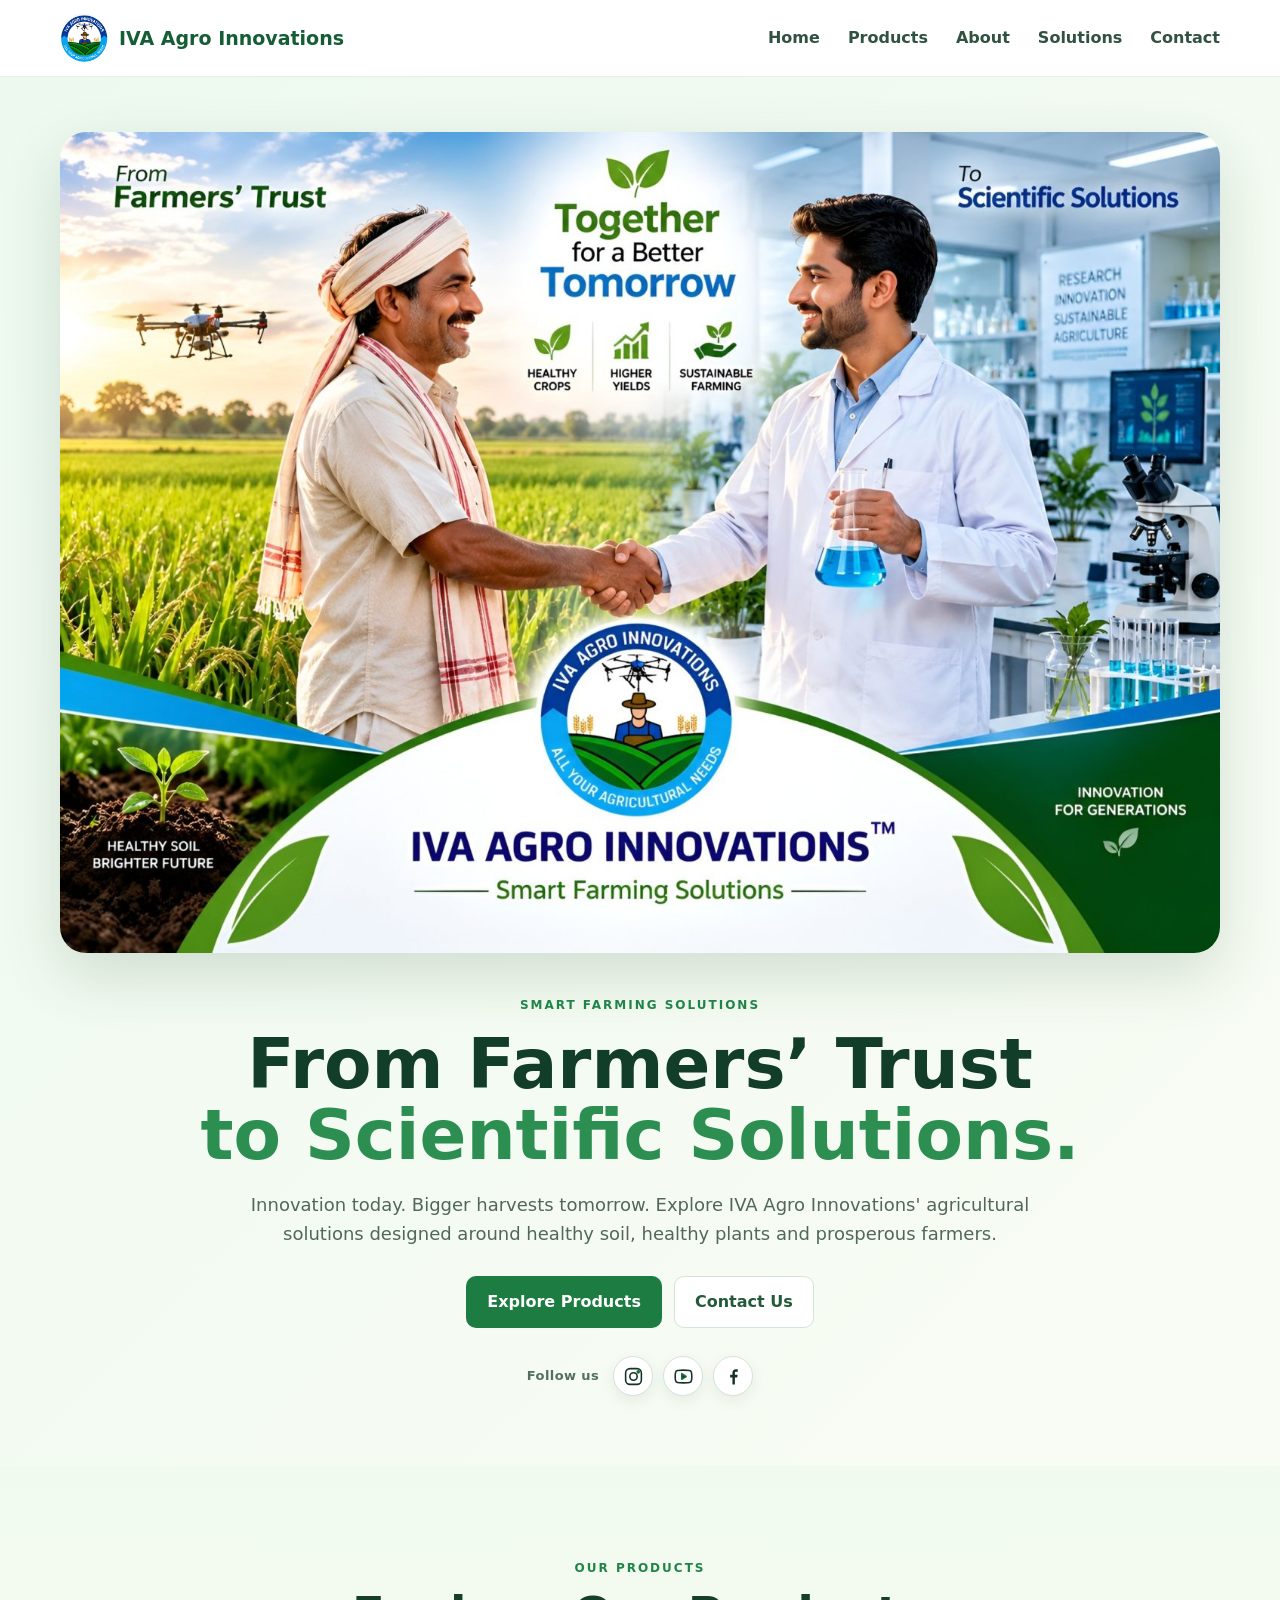
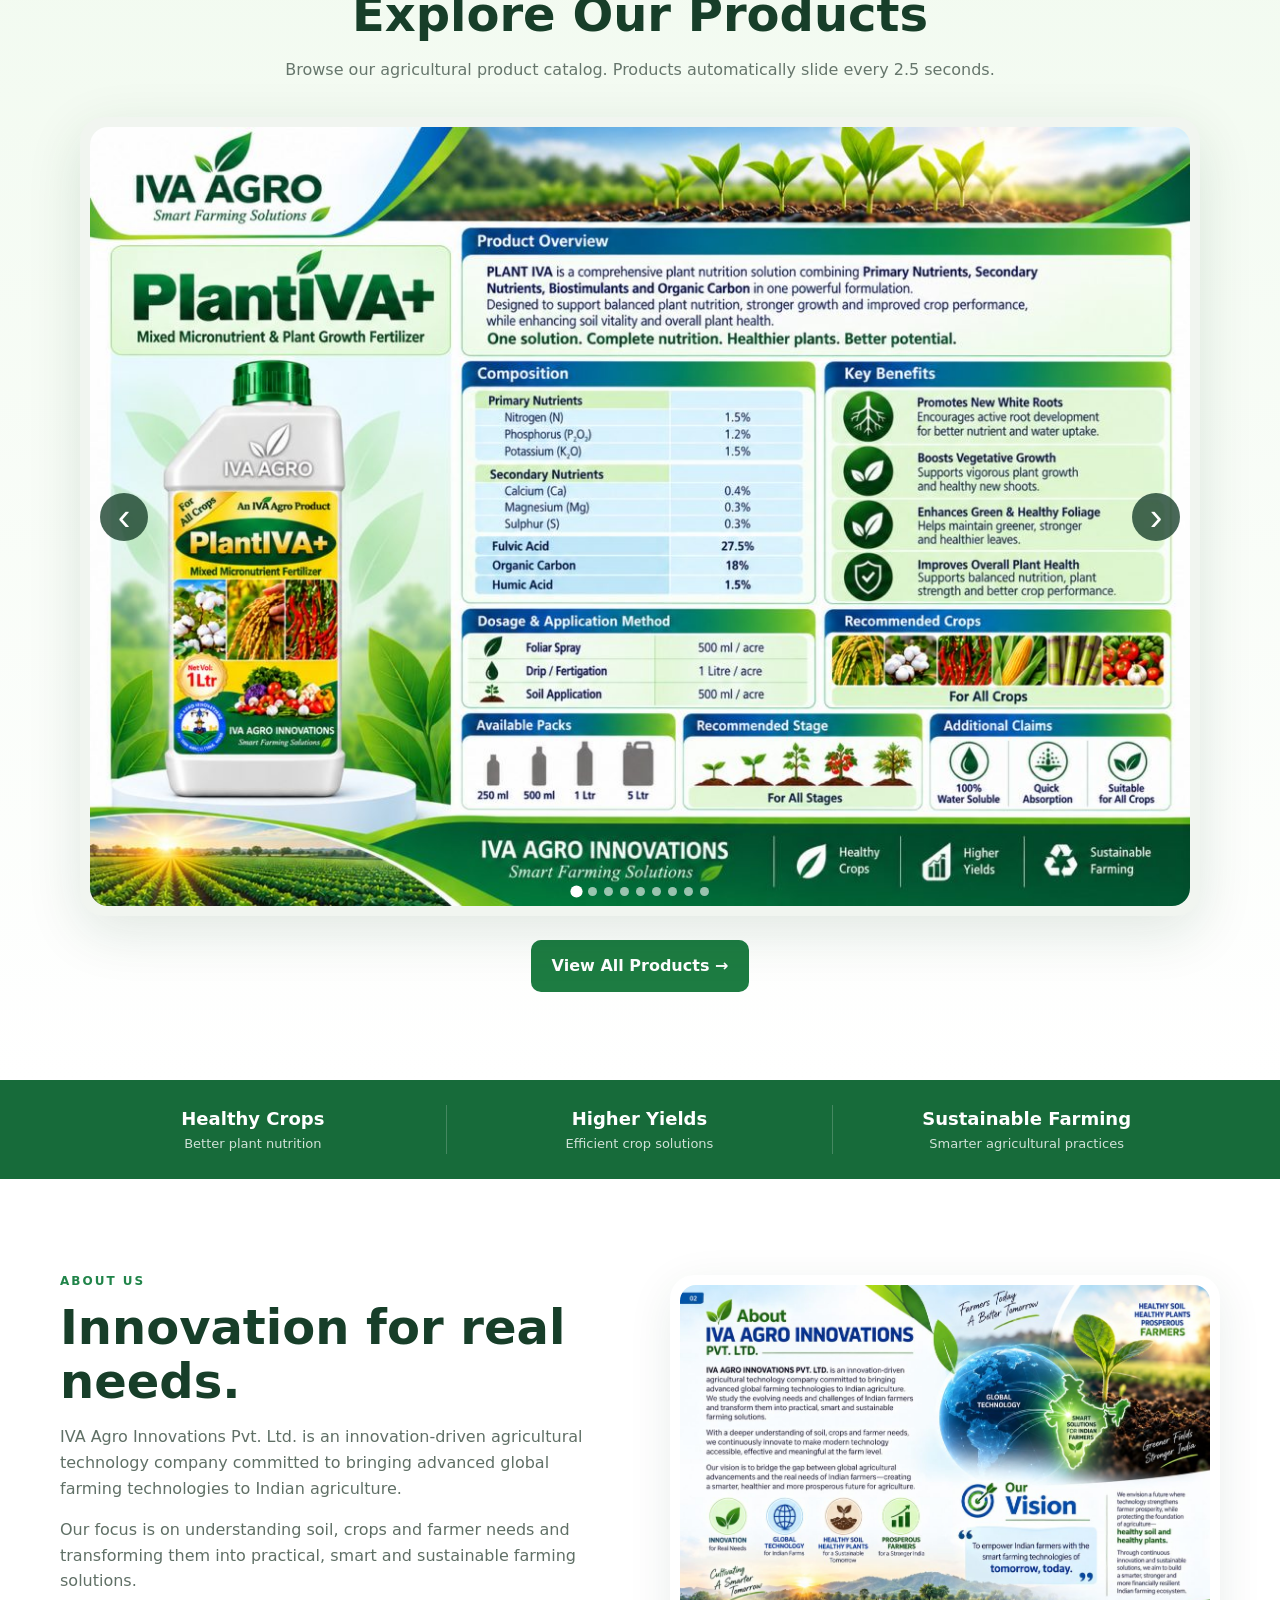
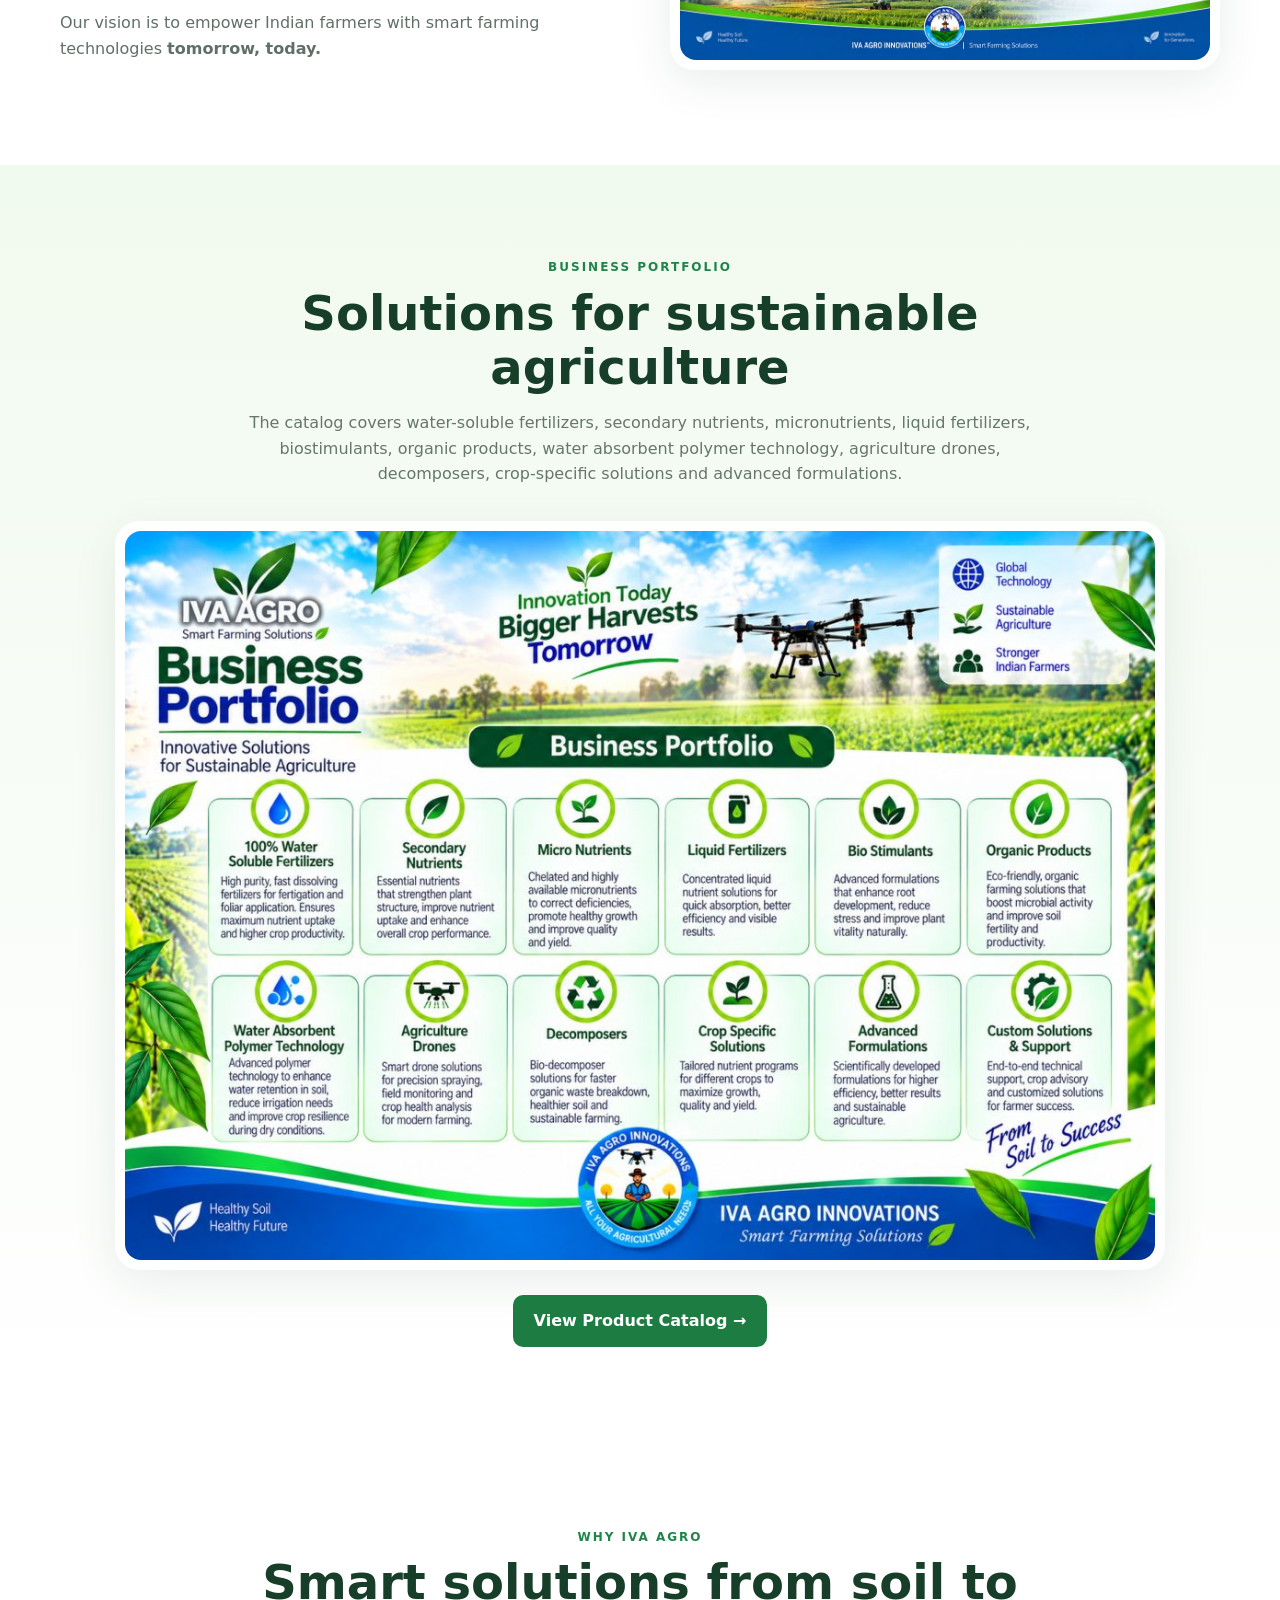
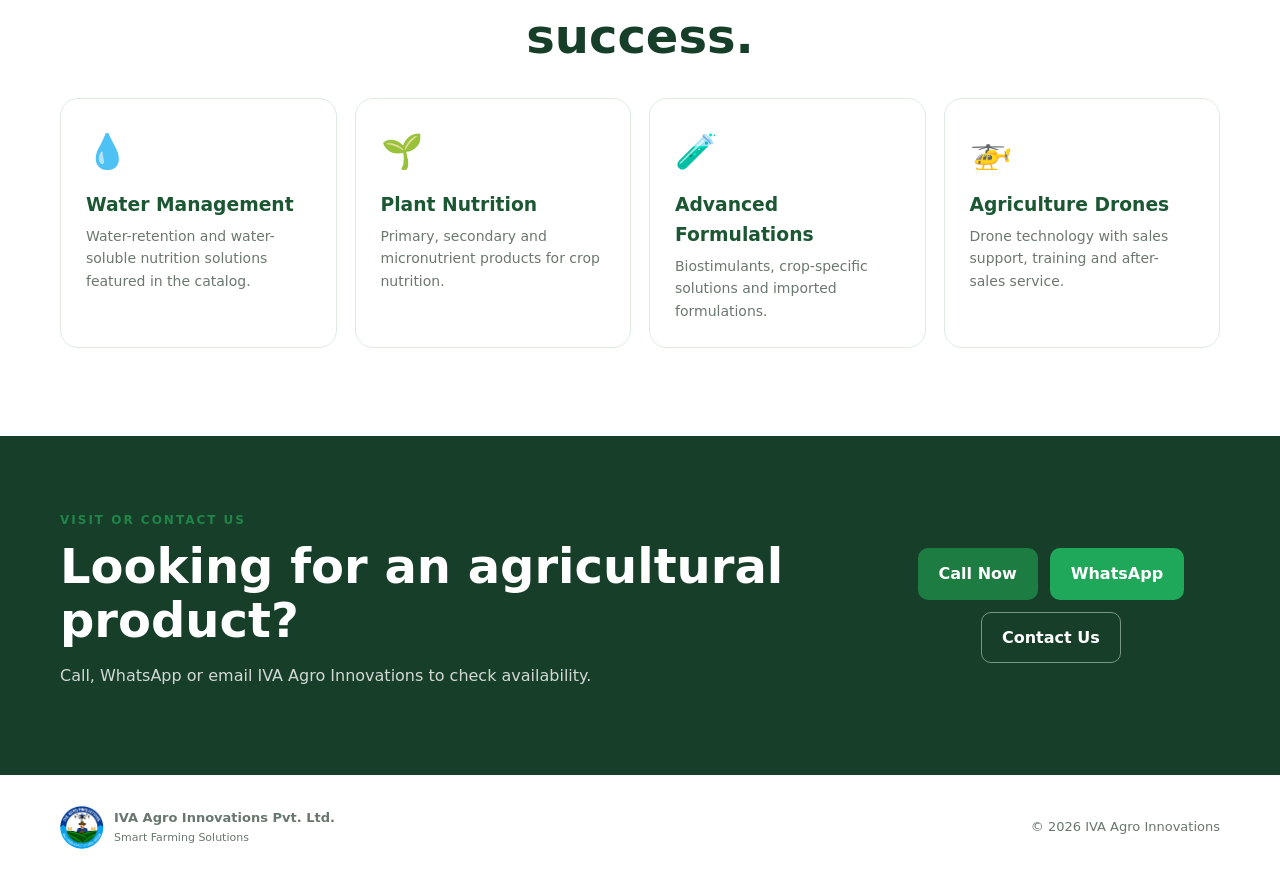
<file: index.html>
<!DOCTYPE html>
<html lang="en">
<head>
<meta charset="UTF-8">
<meta name="viewport" content="width=device-width, initial-scale=1.0">
<title>IVA Agro Innovations | Smart Farming Solutions</title>
<meta name="description" content="IVA Agro Innovations Pvt. Ltd. - smart farming solutions, fertilizers, micronutrients, biostimulants, crop-specific solutions and agriculture drones.">
<meta name="keywords" content="IVA Agro Innovations, fertilizer shop, smart farming, fertilizers, micronutrients, biostimulants, agriculture drones">
<meta name="robots" content="index,follow">
<meta property="og:title" content="IVA Agro Innovations | Smart Farming Solutions">
<meta property="og:description" content="From farmers' trust to scientific solutions. Smart farming products and agricultural solutions.">
<meta property="og:type" content="website">
<meta property="og:image" content="assets/catalog/catalog-01.jpg">
<link rel="icon" href="assets/iva-agro-logo.png">
<link rel="stylesheet" href="style.css">
<script type="application/ld+json">
{
  "@context":"https://schema.org",
  "@type":"LocalBusiness",
  "name":"IVA Agro Innovations Pvt. Ltd.",
  "telephone":"+91 8555098798",
  "email":"ivaagroinnovations@gmail.com",
  "url":"https://cultivat.in",
  "description":"Smart farming solutions, fertilizers and agricultural products."
}
</script>
</head>
<body>
<header class="site-header">
  <div class="container nav">
    <a class="brand" href="index.html">
      <img src="assets/iva-agro-logo.png" alt="IVA Agro Innovations logo">
      <span>IVA Agro Innovations</span>
    </a>
    <button class="menu-btn" aria-label="Open navigation" onclick="toggleMenu()">☰</button>
    <nav id="navLinks">
      <a href="index.html">Home</a>
      <a href="products.html">Products</a>
      <a href="#about">About</a>
      <a href="#portfolio">Solutions</a>
      <a href="contact.html">Contact</a>
    </nav>
  </div>
</header>

<main>
<section class="hero">
  <div class="hero-slide-bg"></div>
  <div class="container hero-content">
    <div class="hero-visual hero-visual-large">
      <img src="assets/catalog/catalog-01.jpg" alt="IVA Agro Innovations farmers and scientific solutions">
    </div>
    <div class="hero-copy">
      <span class="eyebrow">SMART FARMING SOLUTIONS</span>
      <h1>From Farmers’ Trust<br><span>to Scientific Solutions.</span></h1>
      <p>Innovation today. Bigger harvests tomorrow. Explore IVA Agro Innovations' agricultural solutions designed around healthy soil, healthy plants and prosperous farmers.</p>
      <div class="hero-actions">
        <a class="btn primary" href="products.html">Explore Products</a>
        <a class="btn light" href="contact.html">Contact Us</a>
      </div>
      <div class="hero-social" aria-label="IVA Agro Innovations social media">
        <span class="social-label">Follow us</span>
        <div class="social-icons">

  <!-- Instagram -->
  <a class="social-icon instagram"
     href="https://www.instagram.com/ivaagro.in?stkn=b2tiMzJ3dWk4N2ph"
     target="_blank" rel="noopener" aria-label="Instagram">
    <svg viewBox="0 0 24 24" width="21" height="21" aria-hidden="true">
      <rect x="3" y="3" width="18" height="18" rx="5"
            fill="none" stroke="currentColor" stroke-width="1.8"/>
      <circle cx="12" cy="12" r="4.2"
              fill="none" stroke="currentColor" stroke-width="1.8"/>
      <circle cx="17.4" cy="6.7" r="1.2" fill="currentColor"/>
    </svg>
  </a>

  <!-- YouTube -->
  <a class="social-icon youtube"
     href="https://www.youtube.com/@IvaAgro"
     target="_blank" rel="noopener" aria-label="YouTube">
    <svg viewBox="0 0 24 24" width="21" height="21" aria-hidden="true">
      <path d="M21 7.2a2.8 2.8 0 0 0-2-2C17.3 4.7 12 4.7 12 4.7s-5.3 0-7 .5a2.8 2.8 0 0 0-2 2C2.5 8.9 2.5 12 2.5 12s0 3.1.5 4.8a2.8 2.8 0 0 0 2 2c1.7.5 7 .5 7 .5s5.3 0 7-.5a2.8 2.8 0 0 0 2-2c.5-1.7.5-4.8.5-4.8s0-3.1-.5-4.8Z"
            fill="none" stroke="currentColor" stroke-width="1.8"
            stroke-linecap="round" stroke-linejoin="round"/>
      <path d="M10 15.2L15 12L10 8.8Z" fill="currentColor"/>
    </svg>
  </a>

  <!-- Facebook -->
  <a class="social-icon facebook"
     href="https://www.facebook.com/share/1DUyUmo6uY/"
     target="_blank" rel="noopener" aria-label="Facebook">
    <svg viewBox="0 0 24 24" width="21" height="21" aria-hidden="true">
      <path d="M13.6 21v-8h2.7l.4-3h-3.1V8.1c0-.9.3-1.5 1.6-1.5h1.7V3.9c-.3 0-1.2-.1-2.3-.1-2.3 0-3.8 1.4-3.8 3.9V10H8.2v3h2.6v8h2.8Z"
            fill="currentColor"/>
    </svg>
  </a>

     </div>
      </div>
    </div>
  </div>
</section>

<section class="home-products section green-section">
  <div class="container">
    <div class="section-heading">
      <span class="eyebrow">OUR PRODUCTS</span>
      <h2>Explore Our Products</h2>
      <p>Browse our agricultural product catalog. Products automatically slide every 2.5 seconds.</p>
    </div>
    <div class="catalog-slider" id="homeCatalogSlider">
      <div class="slides">
        <div class="slide"><img src="assets/catalog/catalog-04.jpg" alt="Plant IVA product information"></div>
        <div class="slide"><img src="assets/catalog/catalog-05.jpg" alt="JIVA smart water management technology"></div>
        <div class="slide"><img src="assets/catalog/catalog-06.jpg" alt="UREIVA smart nitrogen nutrition"></div>
        <div class="slide"><img src="assets/catalog/catalog-07.jpg" alt="Complete nutrition product solutions"></div>
        <div class="slide"><img src="assets/catalog/catalog-08.jpg" alt="Liquid potash and liquid zinc nutrient fertilizer"></div>
        <div class="slide"><img src="assets/catalog/catalog-09.jpg" alt="IVAGEL water soluble gel fertilizers"></div>
        <div class="slide"><img src="assets/catalog/catalog-10.jpg" alt="Imported biostimulants crop specific solutions and micronutrients"></div>
        <div class="slide"><img src="assets/catalog/catalog-11.jpg" alt="Agriculture drones technology"></div>
        <div class="slide"><img src="assets/catalog/catalog-12.jpg" alt="IVA Agro Innovations smart farming solutions"></div>
      </div>
      <button class="slider-btn prev" onclick="homeMoveSlide(-1)" aria-label="Previous product">‹</button>
      <button class="slider-btn next" onclick="homeMoveSlide(1)" aria-label="Next product">›</button>
      <div class="dots" id="homeDots"></div>
    </div>
    <div class="center home-product-link"><a class="btn primary" href="products.html">View All Products →</a></div>
  </div>
</section>

<section class="trust-strip">
  <div class="container trust-grid">
    <div><b>Healthy Crops</b><span>Better plant nutrition</span></div>
    <div><b>Higher Yields</b><span>Efficient crop solutions</span></div>
    <div><b>Sustainable Farming</b><span>Smarter agricultural practices</span></div>
  </div>
</section>

<section id="about" class="section">
  <div class="container split">
    <div>
      <span class="eyebrow">ABOUT US</span>
      <h2>Innovation for real needs.</h2>
      <p>IVA Agro Innovations Pvt. Ltd. is an innovation-driven agricultural technology company committed to bringing advanced global farming technologies to Indian agriculture.</p>
      <p>Our focus is on understanding soil, crops and farmer needs and transforming them into practical, smart and sustainable farming solutions.</p>
      <p>Our vision is to empower Indian farmers with smart farming technologies <strong>tomorrow, today.</strong></p>
    </div>
    <div class="catalog-frame">
      <img src="assets/catalog/catalog-02.jpg" alt="IVA Agro Innovations company vision">
    </div>
  </div>
</section>

<section id="portfolio" class="section green-section">
  <div class="container">
    <div class="section-heading">
      <span class="eyebrow">BUSINESS PORTFOLIO</span>
      <h2>Solutions for sustainable agriculture</h2>
      <p>The catalog covers water-soluble fertilizers, secondary nutrients, micronutrients, liquid fertilizers, biostimulants, organic products, water absorbent polymer technology, agriculture drones, decomposers, crop-specific solutions and advanced formulations.</p>
    </div>
    <div class="catalog-frame large">
      <img src="assets/catalog/catalog-03.jpg" alt="IVA Agro Innovations business portfolio">
    </div>
    <div class="center"><a class="btn primary" href="products.html">View Product Catalog →</a></div>
  </div>
</section>

<section class="section">
  <div class="container">
    <div class="section-heading">
      <span class="eyebrow">WHY IVA AGRO</span>
      <h2>Smart solutions from soil to success.</h2>
    </div>
    <div class="feature-grid">
      <article><div>💧</div><h3>Water Management</h3><p>Water-retention and water-soluble nutrition solutions featured in the catalog.</p></article>
      <article><div>🌱</div><h3>Plant Nutrition</h3><p>Primary, secondary and micronutrient products for crop nutrition.</p></article>
      <article><div>🧪</div><h3>Advanced Formulations</h3><p>Biostimulants, crop-specific solutions and imported formulations.</p></article>
      <article><div>🚁</div><h3>Agriculture Drones</h3><p>Drone technology with sales support, training and after-sales service.</p></article>
    </div>
  </div>
</section>

<section class="cta">
  <div class="container cta-inner">
    <div><span class="eyebrow">VISIT OR CONTACT US</span><h2>Looking for an agricultural product?</h2><p>Call, WhatsApp or email IVA Agro Innovations to check availability.</p></div>
    <div class="cta-actions">
      <a class="btn primary" href="tel:+918555098798">Call Now</a>
      <a class="btn whatsapp" href="https://wa.me/918555098798?text=Hello%20IVA%20Agro%20Innovations%2C%20I%20would%20like%20to%20know%20about%20your%20products." target="_blank" rel="noopener">WhatsApp</a>
      <a class="btn outline" href="contact.html">Contact Us</a>
    </div>
  </div>
</section>
</main>

<footer>
  <div class="container footer">
    <div class="footer-brand"><img src="assets/iva-agro-logo.png" alt=""><div><strong>IVA Agro Innovations Pvt. Ltd.</strong><span>Smart Farming Solutions</span></div></div>
    <div>© <span id="year"></span> IVA Agro Innovations</div>
  </div>
</footer>
<script>
let homeCurrentSlide=0;
const homeSlides=[...document.querySelectorAll('#homeCatalogSlider .slide')];
const homeDots=document.getElementById('homeDots');
homeSlides.forEach((_,i)=>{const b=document.createElement('button');b.setAttribute('aria-label','Go to product '+(i+1));b.onclick=()=>homeShowSlide(i);homeDots.appendChild(b);});
function homeShowSlide(i){homeCurrentSlide=(i+homeSlides.length)%homeSlides.length;document.querySelector('#homeCatalogSlider .slides').style.transform=`translateX(-${homeCurrentSlide*100}%)`;[...homeDots.children].forEach((d,n)=>d.classList.toggle('active',n===homeCurrentSlide));}
function homeMoveSlide(n){homeShowSlide(homeCurrentSlide+n);homeResetTimer();}
let homeTimer=setInterval(()=>homeShowSlide(homeCurrentSlide+1),2500);
function homeResetTimer(){clearInterval(homeTimer);homeTimer=setInterval(()=>homeShowSlide(homeCurrentSlide+1),2500);}
homeShowSlide(0);
const homeSlider=document.getElementById('homeCatalogSlider');
homeSlider.addEventListener('mouseenter',()=>clearInterval(homeTimer));
homeSlider.addEventListener('mouseleave',()=>{homeTimer=setInterval(()=>homeShowSlide(homeCurrentSlide+1),2500);});
</script>

<script src="script.js"></script>
</body>
</html>
</file>
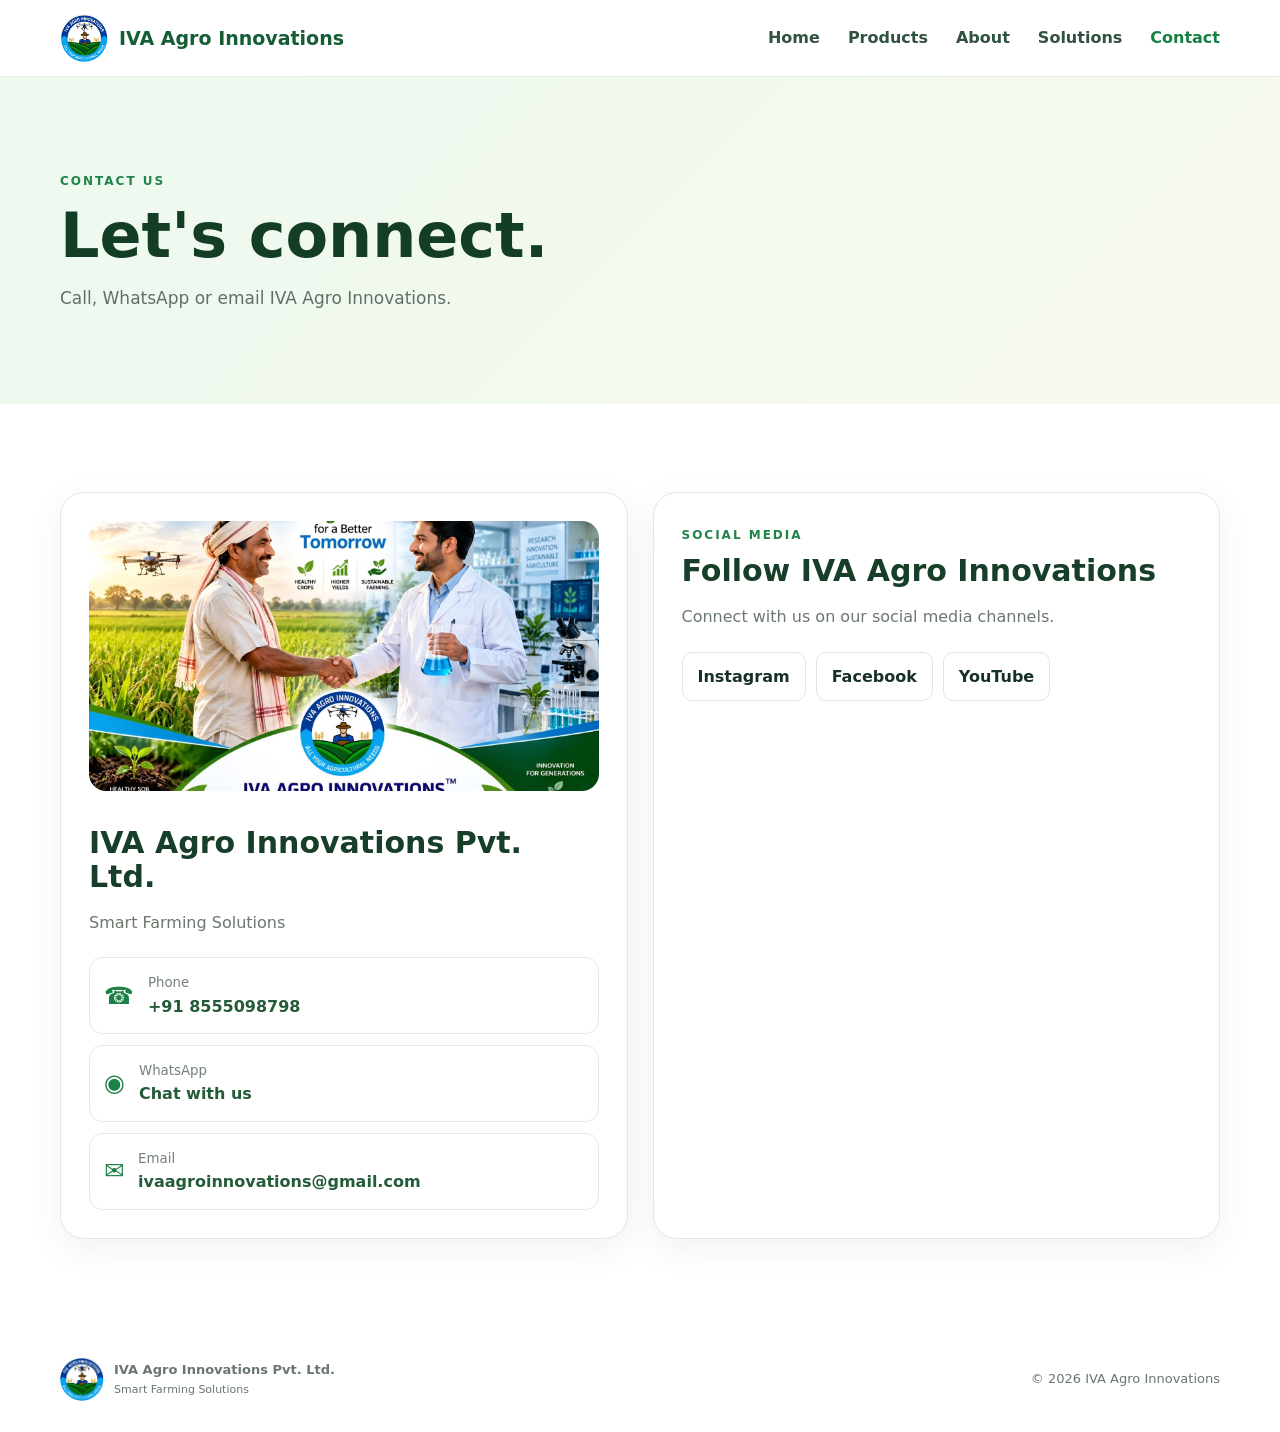
<file: contact.html>
<!DOCTYPE html>
<html lang="en">
<head>
<meta charset="UTF-8">
<meta name="viewport" content="width=device-width, initial-scale=1.0">
<title>Contact | IVA Agro Innovations</title>
<meta name="description" content="Contact IVA Agro Innovations Pvt. Ltd. by phone, WhatsApp or email and follow our social media channels.">
<meta name="robots" content="index,follow">
<link rel="icon" href="assets/iva-agro-logo.png">
<link rel="stylesheet" href="style.css">
</head>
<body>
<header class="site-header"><div class="container nav"><a class="brand" href="index.html"><img src="assets/iva-agro-logo.png" alt="IVA Agro Innovations logo"><span>IVA Agro Innovations</span></a><button class="menu-btn" aria-label="Open navigation" onclick="toggleMenu()">☰</button><nav id="navLinks"><a href="index.html">Home</a><a href="products.html">Products</a><a href="index.html#about">About</a><a href="index.html#portfolio">Solutions</a><a class="active" href="contact.html">Contact</a></nav></div></header>
<main>
<section class="page-banner"><div class="container"><span class="eyebrow">CONTACT US</span><h1>Let's connect.</h1><p>Call, WhatsApp or email IVA Agro Innovations.</p></div></section>
<section class="section"><div class="container contact-grid">
  <div class="contact-card"><img src="assets/catalog/catalog-01.jpg" alt="IVA Agro Innovations smart farming"><h2>IVA Agro Innovations Pvt. Ltd.</h2><p>Smart Farming Solutions</p>
    <div class="contact-list">
      <a href="tel:+918555098798"><span>☎</span><div><small>Phone</small><strong>+91 8555098798</strong></div></a>
      <a href="https://wa.me/918555098798" target="_blank" rel="noopener"><span>◉</span><div><small>WhatsApp</small><strong>Chat with us</strong></div></a>
      <a href="mailto:ivaagroinnovations@gmail.com"><span>✉</span><div><small>Email</small><strong>ivaagroinnovations@gmail.com</strong></div></a>
    </div>
  </div>
  <div class="contact-card"><span class="eyebrow">SOCIAL MEDIA</span><h2>Follow IVA Agro Innovations</h2><p>Connect with us on our social media channels.</p><div class="social-row">
    <a class="social" href="https://www.instagram.com/ivaagro.in?stkn=b2tiMzJ3dWk4N2ph" target="_blank" rel="noopener">Instagram</a>
    <a class="social" href="https://www.facebook.com/share/1DUyUmo6uY/" target="_blank" rel="noopener">Facebook</a>
    <a class="social" href="https://www.youtube.com/@IvaAgro" target="_blank" rel="noopener">YouTube</a>
  </div></div>
</div></section>
</main>
<footer><div class="container footer"><div class="footer-brand"><img src="assets/iva-agro-logo.png" alt=""><div><strong>IVA Agro Innovations Pvt. Ltd.</strong><span>Smart Farming Solutions</span></div></div><div>© <span id="year"></span> IVA Agro Innovations</div></div></footer>
<script src="script.js"></script>
</body>
</html>
</file>
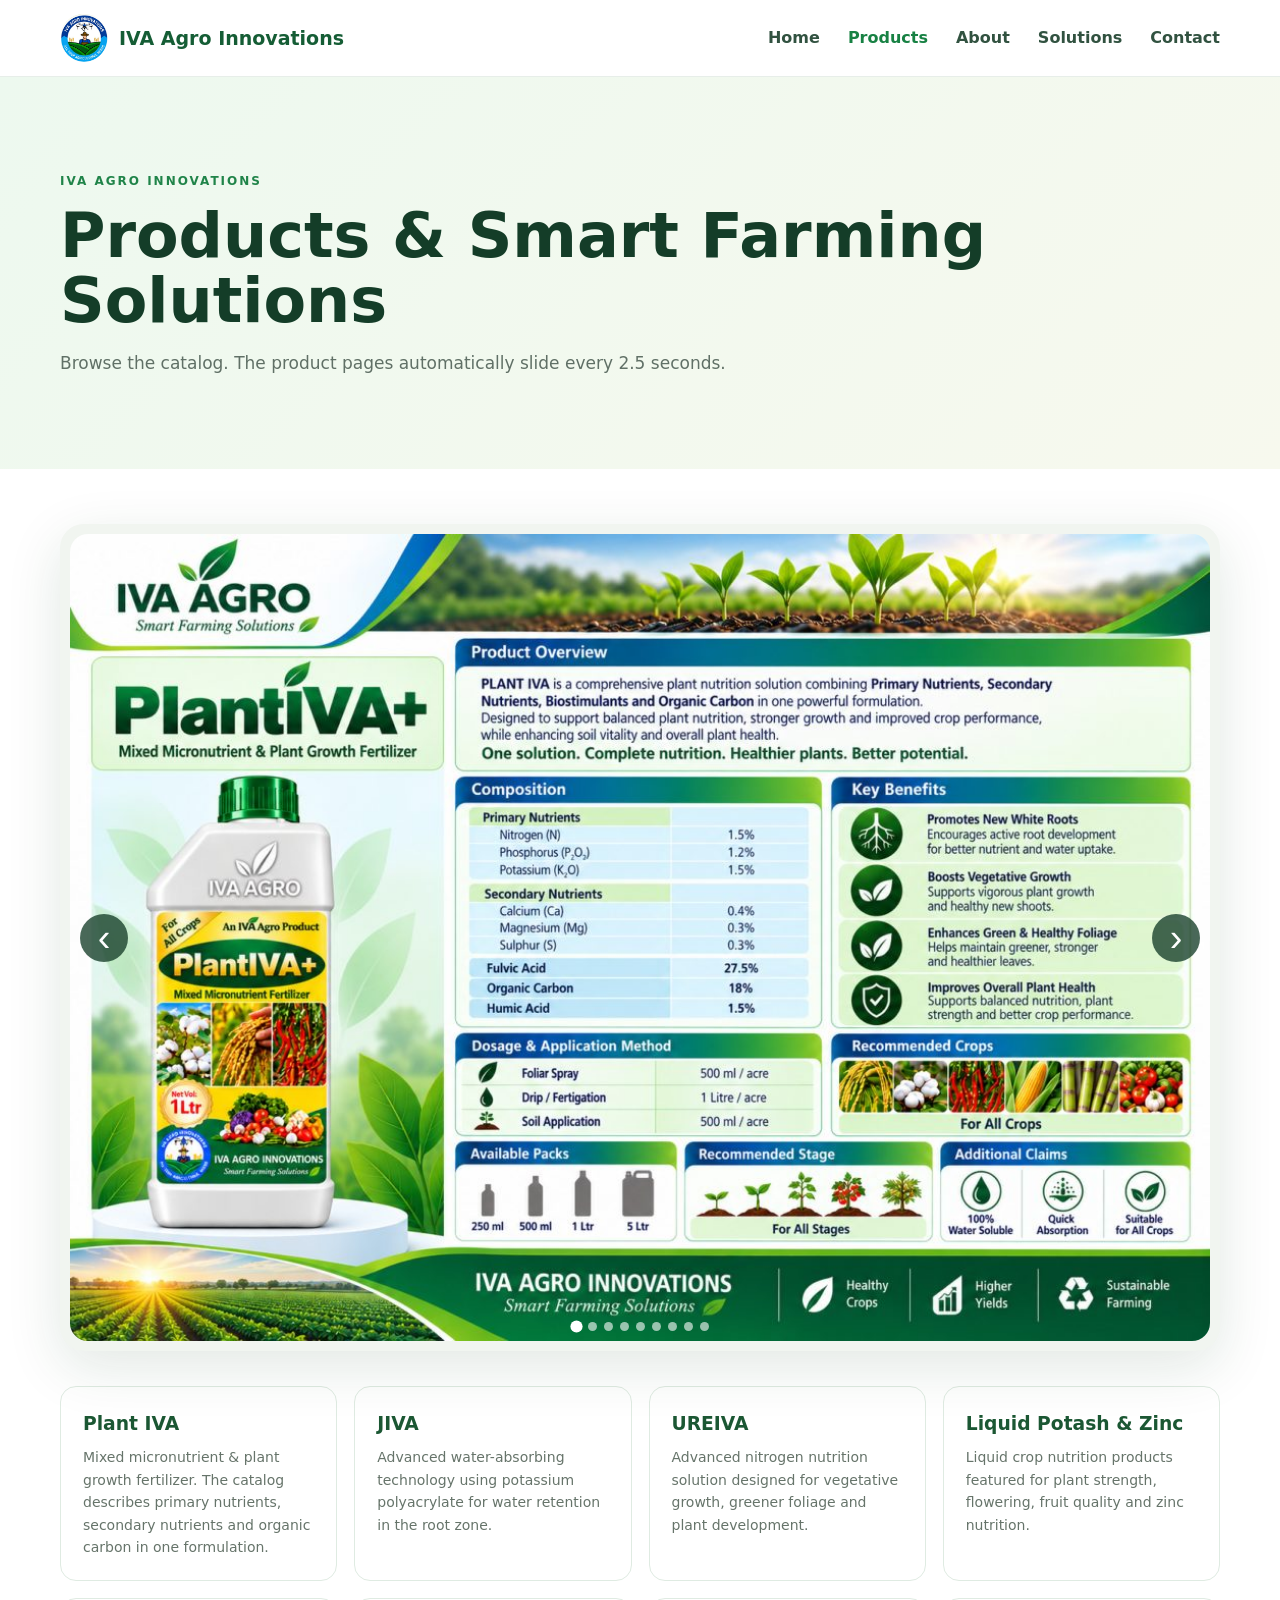
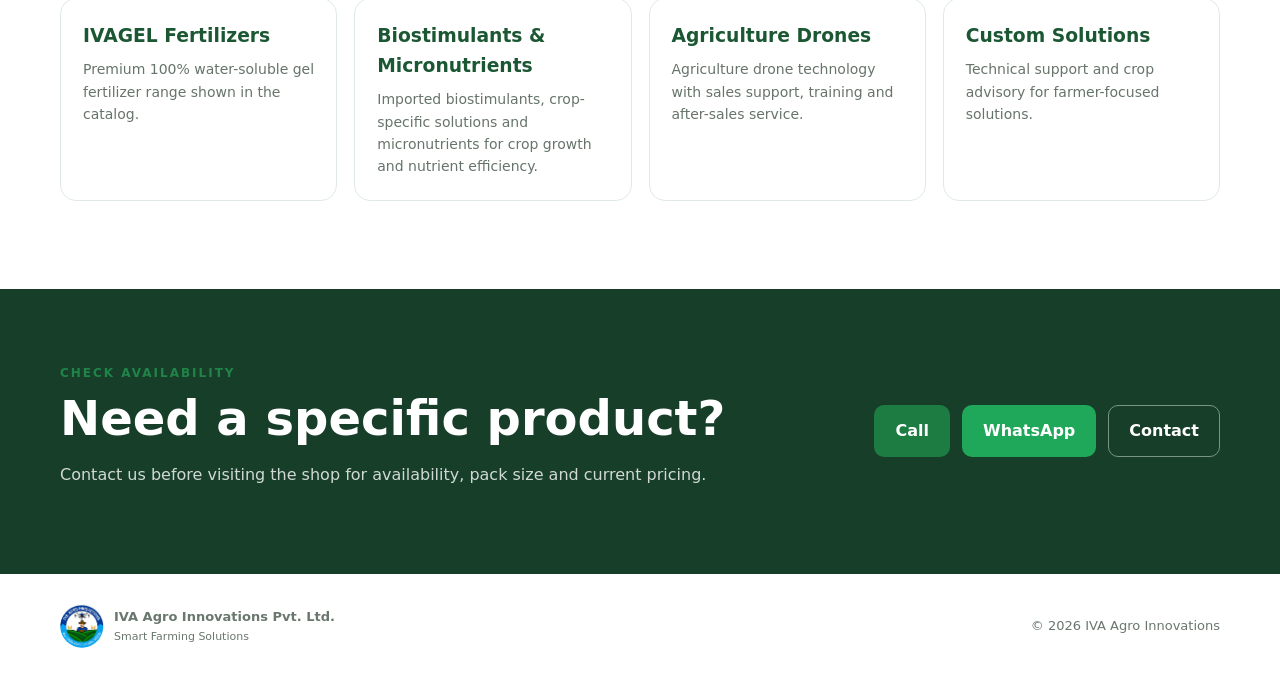
<file: products.html>
<!DOCTYPE html>
<html lang="en">
<head>
<meta charset="UTF-8">
<meta name="viewport" content="width=device-width, initial-scale=1.0">
<title>Products | IVA Agro Innovations</title>
<meta name="description" content="Explore the IVA Agro Innovations product catalog including Plant IVA, JIVA Smart Water Management, UREIVA, liquid potash, liquid zinc, gel fertilizers, biostimulants, crop-specific solutions, micronutrients and agriculture drones.">
<meta name="robots" content="index,follow">
<link rel="icon" href="assets/iva-agro-logo.png">
<link rel="stylesheet" href="style.css">
</head>
<body>
<header class="site-header">
  <div class="container nav">
    <a class="brand" href="index.html"><img src="assets/iva-agro-logo.png" alt="IVA Agro Innovations logo"><span>IVA Agro Innovations</span></a>
    <button class="menu-btn" aria-label="Open navigation" onclick="toggleMenu()">☰</button>
    <nav id="navLinks"><a href="index.html">Home</a><a class="active" href="products.html">Products</a><a href="index.html#about">About</a><a href="index.html#portfolio">Solutions</a><a href="contact.html">Contact</a></nav>
  </div>
</header>

<main>
<section class="page-banner">
  <div class="container">
    <span class="eyebrow">IVA AGRO INNOVATIONS</span>
    <h1>Products & Smart Farming Solutions</h1>
    <p>Browse the catalog. The product pages automatically slide every 2.5 seconds.</p>
  </div>
</section>

<section class="section products-section">
  <div class="container">
    <div class="catalog-slider" id="catalogSlider">
      <div class="slides">
        <div class="slide"><img src="assets/catalog/catalog-04.jpg" alt="Plant IVA product information"></div>
        <div class="slide"><img src="assets/catalog/catalog-05.jpg" alt="JIVA smart water management technology"></div>
        <div class="slide"><img src="assets/catalog/catalog-06.jpg" alt="UREIVA smart nitrogen nutrition"></div>
        <div class="slide"><img src="assets/catalog/catalog-07.jpg" alt="Complete nutrition product solutions"></div>
        <div class="slide"><img src="assets/catalog/catalog-08.jpg" alt="Liquid potash and liquid zinc nutrient fertilizer"></div>
        <div class="slide"><img src="assets/catalog/catalog-09.jpg" alt="100 percent water soluble gel fertilizers"></div>
        <div class="slide"><img src="assets/catalog/catalog-10.jpg" alt="Imported biostimulants crop specific solutions and micronutrients"></div>
        <div class="slide"><img src="assets/catalog/catalog-11.jpg" alt="Agriculture drones technology"></div>
        <div class="slide"><img src="assets/catalog/catalog-12.jpg" alt="Imported repacked marketed smart farming solutions"></div>
      </div>
      <button class="slider-btn prev" onclick="moveSlide(-1)" aria-label="Previous product">‹</button>
      <button class="slider-btn next" onclick="moveSlide(1)" aria-label="Next product">›</button>
      <div class="dots" id="dots"></div>
    </div>

    <div class="product-info-grid">
      <article><h3>Plant IVA</h3><p>Mixed micronutrient & plant growth fertilizer. The catalog describes primary nutrients, secondary nutrients and organic carbon in one formulation.</p></article>
      <article><h3>JIVA</h3><p>Advanced water-absorbing technology using potassium polyacrylate for water retention in the root zone.</p></article>
      <article><h3>UREIVA</h3><p>Advanced nitrogen nutrition solution designed for vegetative growth, greener foliage and plant development.</p></article>
      <article><h3>Liquid Potash & Zinc</h3><p>Liquid crop nutrition products featured for plant strength, flowering, fruit quality and zinc nutrition.</p></article>
      <article><h3>IVAGEL Fertilizers</h3><p>Premium 100% water-soluble gel fertilizer range shown in the catalog.</p></article>
      <article><h3>Biostimulants & Micronutrients</h3><p>Imported biostimulants, crop-specific solutions and micronutrients for crop growth and nutrient efficiency.</p></article>
      <article><h3>Agriculture Drones</h3><p>Agriculture drone technology with sales support, training and after-sales service.</p></article>
      <article><h3>Custom Solutions</h3><p>Technical support and crop advisory for farmer-focused solutions.</p></article>
    </div>
  </div>
</section>

<section class="cta">
 <div class="container cta-inner"><div><span class="eyebrow">CHECK AVAILABILITY</span><h2>Need a specific product?</h2><p>Contact us before visiting the shop for availability, pack size and current pricing.</p></div><div class="cta-actions"><a class="btn primary" href="tel:+918555098798">Call</a><a class="btn whatsapp" href="https://wa.me/918555098798" target="_blank" rel="noopener">WhatsApp</a><a class="btn outline" href="contact.html">Contact</a></div></div>
</section>
</main>
<footer><div class="container footer"><div class="footer-brand"><img src="assets/iva-agro-logo.png" alt=""><div><strong>IVA Agro Innovations Pvt. Ltd.</strong><span>Smart Farming Solutions</span></div></div><div>© <span id="year"></span> IVA Agro Innovations</div></div></footer>
<script src="script.js"></script>
<script>
let currentSlide=0;
const slides=[...document.querySelectorAll('.slide')];
const dots=document.getElementById('dots');
slides.forEach((_,i)=>{const b=document.createElement('button');b.setAttribute('aria-label','Go to product '+(i+1));b.onclick=()=>showSlide(i);dots.appendChild(b);});
function showSlide(i){currentSlide=(i+slides.length)%slides.length;document.querySelector('.slides').style.transform=`translateX(-${currentSlide*100}%)`;[...dots.children].forEach((d,n)=>d.classList.toggle('active',n===currentSlide));}
function moveSlide(n){showSlide(currentSlide+n);resetTimer();}
let timer=setInterval(()=>showSlide(currentSlide+1),2500);
function resetTimer(){clearInterval(timer);timer=setInterval(()=>showSlide(currentSlide+1),2500);}
showSlide(0);
const slider=document.getElementById('catalogSlider');
slider.addEventListener('mouseenter',()=>clearInterval(timer));
slider.addEventListener('mouseleave',()=>{timer=setInterval(()=>showSlide(currentSlide+1),2500);});
</script>
</body>
</html>
</file>
<file: style.css>
*{box-sizing:border-box}html{scroll-behavior:smooth}body{margin:0;font-family:Inter,system-ui,-apple-system,BlinkMacSystemFont,"Segoe UI",sans-serif;color:#183126;background:#fff;line-height:1.6}a{text-decoration:none;color:inherit}.container{width:min(1160px,92%);margin:auto}.site-header{position:sticky;top:0;z-index:30;background:rgba(255,255,255,.96);backdrop-filter:blur(12px);border-bottom:1px solid #e7eee9}.nav{height:76px;display:flex;align-items:center;justify-content:space-between}.brand{display:flex;align-items:center;gap:11px;font-weight:800;font-size:19px;color:#155d35}.brand img{width:48px;height:48px;object-fit:contain;border-radius:50%}.nav nav{display:flex;gap:28px;font-weight:650;color:#315240}.nav nav a:hover,.nav nav a.active{color:#178143}.menu-btn{display:none;border:0;background:none;font-size:28px}.hero{position:relative;overflow:hidden;background:linear-gradient(135deg,#edf9ef,#f9fcf4)}.hero-content{min-height:auto;display:flex;flex-direction:column;align-items:stretch;gap:38px;position:relative;padding:55px 0 70px}.eyebrow{font-size:12px;letter-spacing:2px;font-weight:850;color:#208449}.hero h1{font-size:clamp(42px,5.4vw,70px);line-height:1.03;margin:12px 0 20px;color:#123d28}.hero h1 span{color:#2c8e50}.hero-copy{order:2;max-width:900px;margin:0 auto;text-align:center}.hero-copy>p{font-size:18px;max-width:780px;margin-left:auto;margin-right:auto;color:#52675a}.hero-visual-large{width:100%;padding:0!important;order:1}.hero-visual-large img{display:block;width:100%;max-height:none;object-fit:cover;object-position:center;border-radius:26px;box-shadow:0 22px 60px rgba(28,77,45,.16)}.hero-actions,.cta-actions{display:flex;justify-content:center;gap:12px;flex-wrap:wrap;margin:28px 0}.btn{display:inline-flex;align-items:center;justify-content:center;padding:12px 20px;border-radius:10px;font-weight:800;border:1px solid transparent;cursor:pointer}.btn.primary{background:#1d7c42;color:#fff}.btn.primary:hover{background:#155e31}.btn.light{background:#fff;border-color:#d4e4d9;color:#245a39}.btn.outline{background:transparent;border-color:#bcd2c3;color:#245a39}.btn.whatsapp{background:#20a85a;color:#fff}.hero-social{display:flex;align-items:center;justify-content:center;gap:14px;margin-top:4px}.social-label{font-size:13px;font-weight:800;letter-spacing:.4px;color:#537062}.social-icons{display:flex;align-items:center;gap:10px}.social-icon{width:40px;height:40px;min-width:40px;display:inline-flex;align-items:center;justify-content:center;border-radius:50%;background:#fff;border:1px solid #d4e4d9;box-shadow:0 5px 14px rgba(28,77,45,.08);transition:transform .2s ease,box-shadow .2s ease,background .2s ease}.social-icon:hover{transform:translateY(-2px);box-shadow:0 8px 20px rgba(28,77,45,.14);background:#f5faf5}.social-icon svg{width:21px;height:21px;display:block;fill:none;stroke:#1c6e3d;stroke-width:1.8;stroke-linecap:round;stroke-linejoin:round}.social-icon .fill{fill:#1c6e3d;stroke:none}.social-icon.youtube svg{stroke:#1c6e3d}.social-icon.youtube svg path:first-child{fill:none}.social-icon.youtube .youtube-play{fill:#1c6e3d;stroke:none}.social-icon.facebook svg{fill:#1c6e3d;stroke:none}.quick-contact{display:flex;gap:20px;flex-wrap:wrap;font-size:14px;font-weight:700;color:#41604e}.hero-visual{padding:18px}.hero-visual img{display:block;width:100%;border-radius:26px;box-shadow:0 22px 60px rgba(28,77,45,.16)}.trust-strip{background:#176b3a;color:#fff}.trust-grid{display:grid;grid-template-columns:repeat(3,1fr);padding:25px 0}.trust-grid div{text-align:center;border-right:1px solid rgba(255,255,255,.2)}.trust-grid div:last-child{border:0}.trust-grid b,.trust-grid span{display:block}.trust-grid b{font-size:18px}.trust-grid span{font-size:13px;opacity:.8}.section{padding:88px 0}.soft{background:#f5f9f3}.green-section{background:linear-gradient(180deg,#f1faef,#fff)}.split{display:grid;grid-template-columns:1fr 1fr;gap:60px;align-items:center}.split h2,.section-heading h2,.cta h2,.contact-card h2,.map-card h2{font-size:clamp(30px,4vw,48px);line-height:1.12;margin:8px 0 15px;color:#173e29}.split p{color:#607066}.section-heading{text-align:center;max-width:820px;margin:0 auto 34px}.section-heading p{color:#66766c}.catalog-frame{background:#fff;padding:10px;border-radius:24px;box-shadow:0 12px 45px rgba(25,70,40,.09);overflow:hidden}.catalog-frame img{display:block;width:100%;border-radius:16px}.catalog-frame.large{max-width:1050px;margin:0 auto 25px}.center{text-align:center}.feature-grid{display:grid;grid-template-columns:repeat(4,1fr);gap:18px}.feature-grid article{border:1px solid #deebe1;border-radius:18px;padding:25px;background:#fff}.feature-grid article>div{font-size:34px}.feature-grid h3{margin:12px 0 5px;color:#1b5733}.feature-grid p{margin:0;color:#6b786e;font-size:14px}.cta{background:#173e29;color:#fff;padding:70px 0}.cta-inner{display:flex;align-items:center;justify-content:space-between;gap:30px}.cta h2{color:#fff}.cta p{opacity:.8}.cta .outline{color:#fff;border-color:#799685}.page-banner{padding:90px 0 75px;background:linear-gradient(135deg,#edf9ef,#f7f9ee)}.page-banner h1{font-size:clamp(40px,5vw,62px);line-height:1.05;margin:10px 0;color:#143d28}.page-banner p{color:#607066;font-size:17px}.products-section{padding-top:55px}.catalog-slider{position:relative;overflow:hidden;border-radius:24px;background:#f1f5f0;box-shadow:0 16px 55px rgba(20,65,35,.12)}.slides{display:flex;transition:transform .65s ease}.slide{min-width:100%;padding:10px}.slide img{display:block;width:100%;border-radius:18px}.slider-btn{position:absolute;top:50%;transform:translateY(-50%);width:48px;height:48px;border:0;border-radius:50%;background:rgba(23,62,41,.78);color:#fff;font-size:38px;line-height:1;cursor:pointer}.slider-btn.prev{left:20px}.slider-btn.next{right:20px}.dots{position:absolute;bottom:20px;left:0;right:0;display:flex;justify-content:center;gap:7px}.dots button{width:9px;height:9px;border:0;border-radius:50%;padding:0;background:#fff;opacity:.6;cursor:pointer}.dots button.active{opacity:1;transform:scale(1.35)}.product-info-grid{display:grid;grid-template-columns:repeat(4,1fr);gap:17px;margin-top:35px}.product-info-grid article{padding:22px;border:1px solid #dfebe2;border-radius:16px;background:#fff}.product-info-grid h3{margin:0 0 7px;color:#1b5733}.product-info-grid p{font-size:14px;color:#66746a;margin:0}.contact-grid{display:grid;grid-template-columns:1fr 1fr;gap:25px}.contact-card,.map-card{border:1px solid #dfeae2;border-radius:24px;background:#fff;padding:28px;box-shadow:0 10px 35px rgba(25,70,40,.07)}.contact-card>img{width:100%;max-height:270px;object-fit:cover;border-radius:17px;margin-bottom:20px}.contact-card h2,.map-card h2{font-size:30px}.contact-card>p{color:#6a786e}.contact-list{display:grid;gap:11px;margin-top:22px}.contact-list a{display:flex;gap:14px;align-items:center;padding:14px;border:1px solid #e1ece4;border-radius:13px}.contact-list a:hover{background:#f5faf5}.contact-list span{font-size:24px;color:#1c8146}.contact-list small,.contact-list strong{display:block}.contact-list small{color:#748078}.contact-list strong{color:#245b39}.map-card{min-height:100%;display:flex;flex-direction:column;justify-content:center;background:repeating-linear-gradient(45deg,#edf5ed,#edf5ed 14px,#e8f1e8 14px,#e8f1e8 28px)}.map-top{display:flex;gap:18px;align-items:center}.map-top h2{margin-bottom:4px}.map-top p{margin:0;color:#66746a}.pin{font-size:64px;color:#c65d3c}.maps-btn{align-self:flex-start;margin-top:25px}.map-note{margin-top:22px;background:#fff8dd;border:1px solid #eedf9e;border-radius:12px;padding:14px;color:#655924;font-size:14px}.social-row{display:flex;gap:10px;flex-wrap:wrap;margin-top:22px}.social{padding:11px 15px;border-radius:10px;background:#fff;border:1px solid #dbe8de;font-weight:700}.disabled{color:#7b857d}.footer{min-height:105px;display:flex;align-items:center;justify-content:space-between;gap:20px;font-size:13px;color:#69776e}.footer-brand{display:flex;align-items:center;gap:10px}.footer-brand img{width:44px;height:44px;object-fit:contain;border-radius:50%}.footer-brand strong,.footer-brand span{display:block}.footer-brand span{font-size:11px}@media(max-width:950px){.hero-content,.split,.contact-grid{grid-template-columns:1fr}.hero-content{padding:70px 0}.hero-visual{max-width:720px;margin:auto}.feature-grid{grid-template-columns:repeat(2,1fr)}.product-info-grid{grid-template-columns:repeat(2,1fr)}.cta-inner{display:block}.cta-actions{margin-top:25px}}@media(max-width:650px){.nav nav{display:none;position:absolute;top:76px;left:0;right:0;background:#fff;padding:18px 4%;border-bottom:1px solid #e7eee9}.nav nav.open{display:flex;flex-direction:column;gap:12px}.menu-btn{display:block}.hero h1{font-size:46px}.hero-social{width:100%;gap:10px;margin-top:2px}.social-label{font-size:12px}.social-icons{gap:8px}.social-icon{width:40px;height:40px;min-width:40px}.social-icon svg{width:20px;height:20px}.trust-grid{grid-template-columns:1fr}.trust-grid div{border-right:0;border-bottom:1px solid rgba(255,255,255,.2);padding:10px}.feature-grid,.product-info-grid{grid-template-columns:1fr}.section{padding:65px 0}.slider-btn{width:40px;height:40px;font-size:30px}.slider-btn.prev{left:10px}.slider-btn.next{right:10px}.footer{display:block}.footer-brand{margin-bottom:12px}}
.home-product-link{margin-top:24px}.home-products .catalog-slider{max-width:1120px;margin:auto}
</file>
